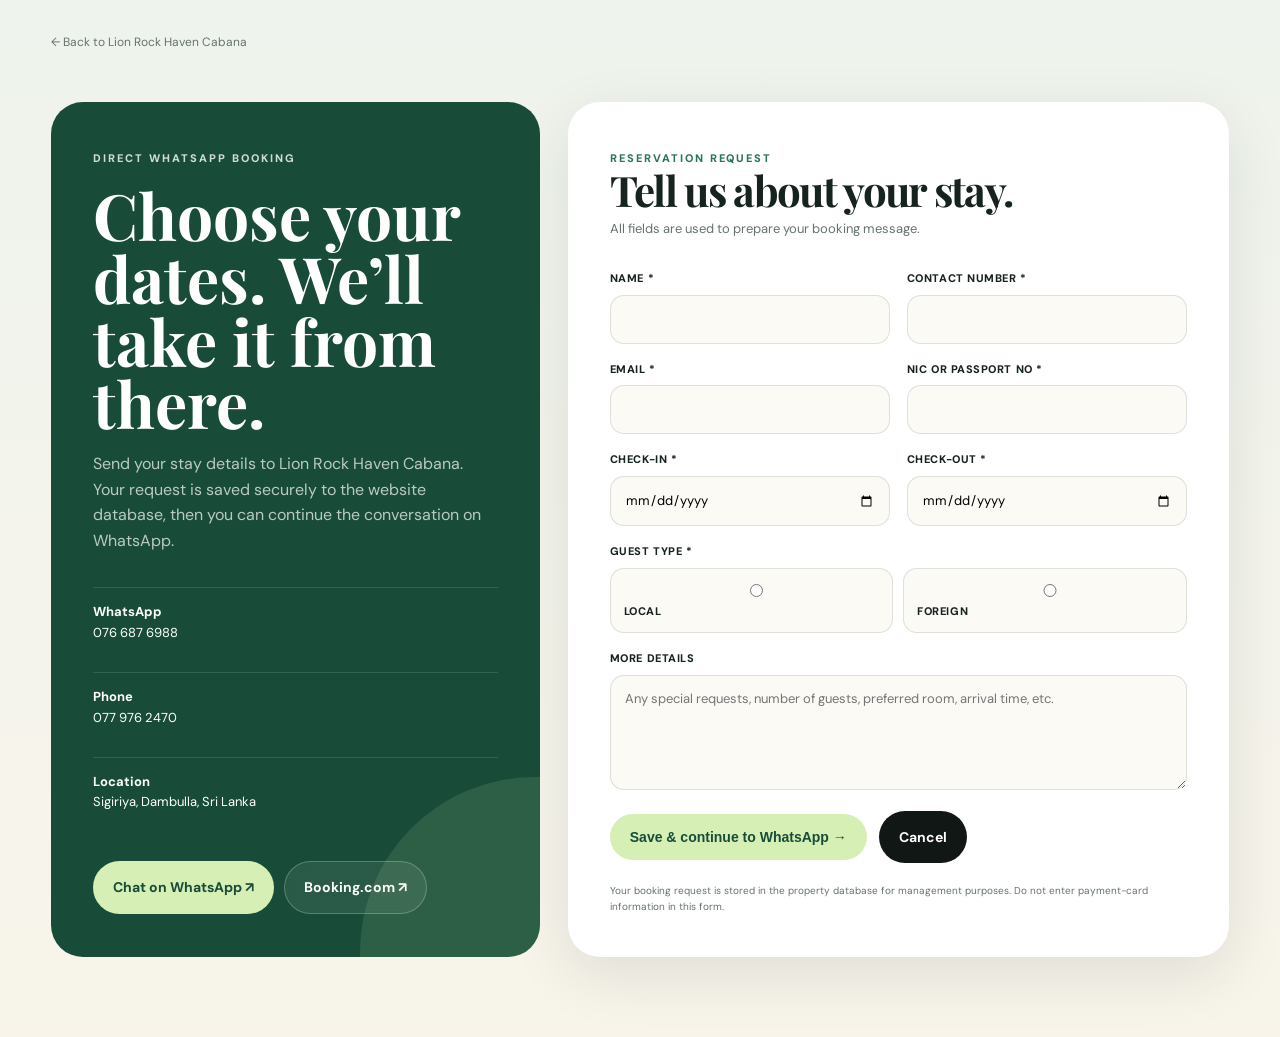
<file: booking.html>
<!DOCTYPE html>
<html lang="en">
<head>
  <meta charset="UTF-8" /><meta name="viewport" content="width=device-width,initial-scale=1.0" />
  <meta name="description" content="Book your dates at Lion Rock Haven Cabana via WhatsApp." />
  <title>Book Your Stay | Lion Rock Haven Cabana</title>
  <link rel="preconnect" href="https://fonts.googleapis.com" /><link rel="preconnect" href="https://fonts.gstatic.com" crossorigin />
  <link href="https://fonts.googleapis.com/css2?family=DM+Sans:wght@400;500;600;700&family=Playfair+Display:wght@500;600;700&display=swap" rel="stylesheet" />
  <link rel="stylesheet" href="assets/css/style.css" />
</head>
<body class="booking-page">
  <div class="container booking-header"><a class="booking-back" href="index.html">← Back to Lion Rock Haven Cabana</a></div>
  <main class="container booking-shell">
    <section class="booking-info">
      <span class="eyebrow">DIRECT WHATSAPP BOOKING</span>
      <h1>Choose your dates. We’ll take it from there.</h1>
      <p>Send your stay details to Lion Rock Haven Cabana. Your request is saved securely to the website database, then you can continue the conversation on WhatsApp.</p>
      <div class="info-list">
        <div><strong>WhatsApp</strong><br />076 687 6988</div>
        <div><strong>Phone</strong><br />077 976 2470</div>
        <div><strong>Location</strong><br />Sigiriya, Dambulla, Sri Lanka</div>
      </div>
      <div class="mini-actions">
        <a class="btn btn-primary" href="https://wa.me/94766876988" target="_blank" rel="noopener">Chat on WhatsApp ↗</a>
        <a class="btn btn-ghost" href="https://www.booking.com/Share-4lCYlT" target="_blank" rel="noopener">Booking.com ↗</a>
      </div>
    </section>

    <section class="booking-form-card">
      <div class="form-head"><span class="section-kicker">RESERVATION REQUEST</span><h2>Tell us about your stay.</h2><p>All fields are used to prepare your booking message.</p></div>
      <form id="bookingForm" novalidate>
        <div class="form-grid">
          <div class="field"><label for="name">Name *</label><input id="name" name="name" required maxlength="120" autocomplete="name" /></div>
          <div class="field"><label for="contact">Contact Number *</label><input id="contact" name="contact" required maxlength="30" /></div>
          <div class="field"><label for="email">Email *</label><input id="email" name="email" type="email" required maxlength="160" autocomplete="email" /></div>
          <div class="field"><label for="id_number">NIC or Passport No *</label><input id="id_number" name="id_number" required maxlength="60" autocomplete="off" /></div>
          <div class="field"><label for="check_in">Check-in *</label><input id="check_in" name="check_in" type="date" required /></div>
          <div class="field"><label for="check_out">Check-out *</label><input id="check_out" name="check_out" type="date" required /></div>
          <div class="field full"><label>Guest type *</label><div class="radio-row"><label class="radio-pill"><input type="radio" name="guest_type" value="Local" required /> Local</label><label class="radio-pill"><input type="radio" name="guest_type" value="Foreign" /> Foreign</label></div></div>
          <div class="field full"><label for="details">More details</label><textarea id="details" name="details" maxlength="1000" placeholder="Any special requests, number of guests, preferred room, arrival time, etc."></textarea></div>
        </div>
        <div class="form-actions"><button class="btn btn-primary" id="submitBtn" type="submit">Save & continue to WhatsApp →</button><a class="btn btn-dark" href="index.html">Cancel</a></div>
        <div id="statusBox" class="status-box" role="status"></div>
        <p class="fine-print">Your booking request is stored in the property database for management purposes. Do not enter payment-card information in this form.</p>
      </form>
    </section>
  </main>
<script>
(function(){
  const form=document.getElementById('bookingForm');
  const box=document.getElementById('statusBox');
  const btn=document.getElementById('submitBtn');
  const inDate=document.getElementById('check_in');
  const outDate=document.getElementById('check_out');
  const pad=n=>String(n).padStart(2,'0');
  const today=new Date(); today.setHours(0,0,0,0);
  const iso=d=>`${d.getFullYear()}-${pad(d.getMonth()+1)}-${pad(d.getDate())}`;
  inDate.min=iso(today); outDate.min=iso(today);
  inDate.addEventListener('change',()=>{ outDate.min=inDate.value || iso(today); if(outDate.value && outDate.value<outDate.min) outDate.value=''; });

  form.addEventListener('submit',async e=>{
    e.preventDefault(); box.className='status-box'; box.textContent='';
    if(!form.checkValidity()){ form.reportValidity(); return; }
    if(outDate.value<=inDate.value){ box.className='status-box show status-error'; box.textContent='Check-out date must be after the check-in date.'; return; }
    btn.disabled=true; btn.textContent='Saving request…';
    try{
      const res=await fetch('api/create_booking.php',{method:'POST',headers:{'Content-Type':'application/json'},body:JSON.stringify(Object.fromEntries(new FormData(form).entries()))});
      const data=await res.json();
      if(!res.ok || !data.success) throw new Error(data.message || 'Could not save the booking request.');
      box.className='status-box show status-success';
      box.innerHTML='Request saved. Click <strong>Continue on WhatsApp</strong> below to send the booking details to Lion Rock Haven Cabana.';
      const wa=document.createElement('a'); wa.className='btn btn-primary'; wa.style.marginTop='12px'; wa.target='_blank'; wa.rel='noopener'; wa.href=data.whatsapp_url; wa.textContent='Continue on WhatsApp ↗';
      box.appendChild(document.createElement('br')); box.appendChild(wa);
      form.reset(); outDate.min=iso(today);
    }catch(err){
      box.className='status-box show status-error'; box.textContent=err.message;
    }finally{ btn.disabled=false; btn.textContent='Save & continue to WhatsApp →'; }
  });
})();
</script>
</body>
</html>
</file>
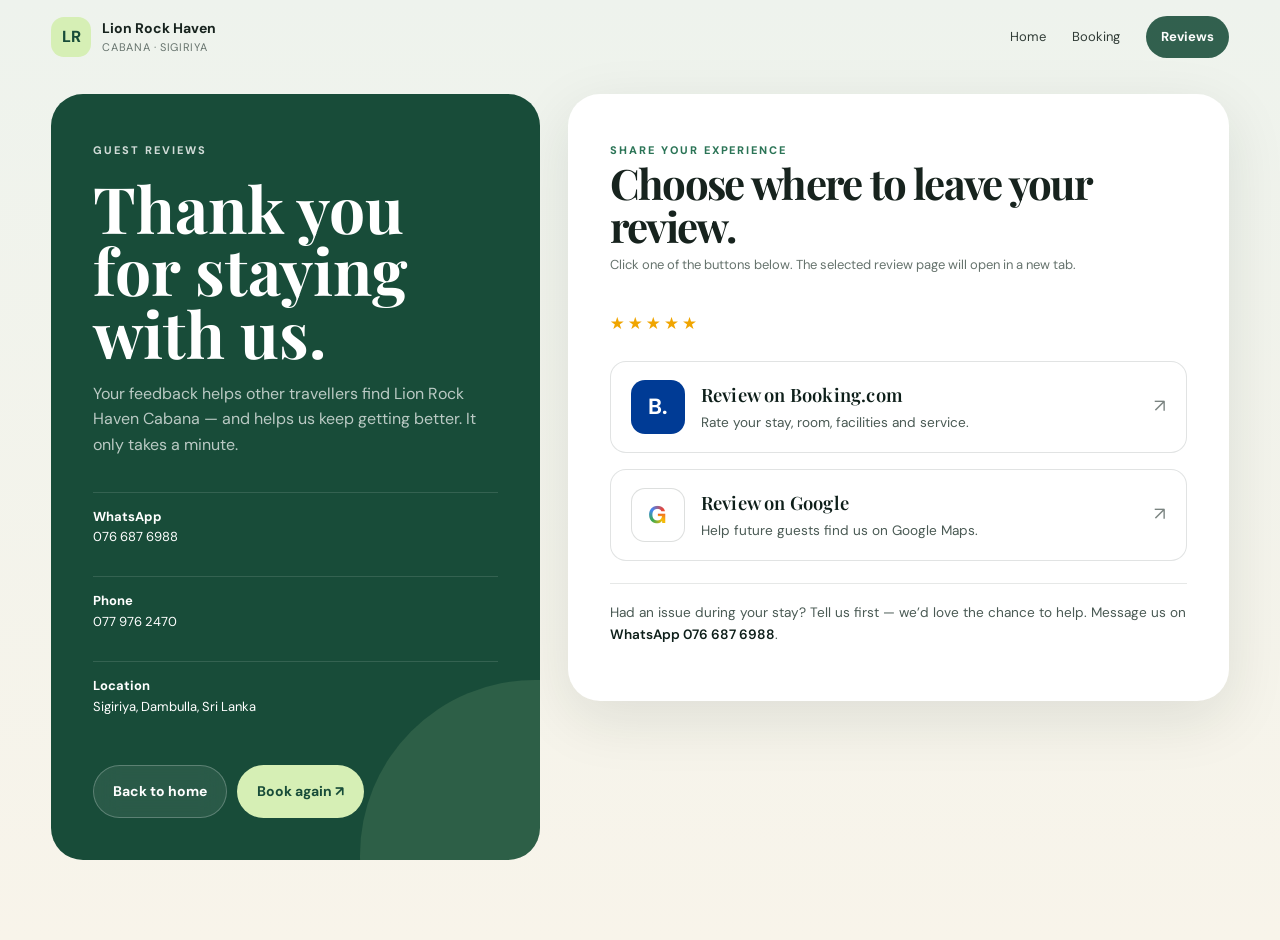
<file: reviews.html>
<!DOCTYPE html>
<html lang="en">
<head>
  <meta charset="UTF-8" /><meta name="viewport" content="width=device-width,initial-scale=1.0" />
  <meta name="description" content="hare your experience at Lion Rock Haven Cabana — leave a review on Booking.com or Google." />
  <title>Leave a Review | Lion Rock Haven Cabana</title>
  <link rel="preconnect" href="https://fonts.googleapis.com" /><link rel="preconnect" href="https://fonts.gstatic.com" crossorigin />
  <link href="https://fonts.googleapis.com/css2?family=DM+Sans:wght@400;500;600;700&family=Playfair+Display:wght@500;600;700&display=swap" rel="stylesheet" />
  <link rel="stylesheet" href="assets/css/style.css" />
</head>
<body class="booking-page reviews-page">
  <header class="topbar reviews-topbar">
    <div class="container nav-wrap">
      <a class="brand" href="index.html" aria-label="Lion Rock Haven Cabana home">
        <span class="brand-mark">LR</span>
        <span>
          <strong>Lion Rock Haven</strong>
          <small>Cabana · Sigiriya</small>
        </span>
      </a>

      <button class="nav-toggle" type="button" aria-label="Open navigation" aria-expanded="false">☰</button>

      <nav class="nav" id="reviewNav" aria-label="Main navigation">
        <a href="index.html">Home</a>
        <a href="booking.html">Booking</a>
        <a class="nav-cta" href="reviews.html">Reviews</a>
      </nav>
    </div>
  </header>

  <main class="container booking-shell reviews-shell">
    <section class="booking-info">
      <span class="eyebrow">GUEST REVIEWS</span>
      <h1>Thank you for staying with us.</h1>
      <p>Your feedback helps other travellers find Lion Rock Haven Cabana — and helps us keep getting better. It only takes a minute.</p>

      <div class="info-list">
        <div><strong>WhatsApp</strong><br />076 687 6988</div>
        <div><strong>Phone</strong><br />077 976 2470</div>
        <div><strong>Location</strong><br />Sigiriya, Dambulla, Sri Lanka</div>
      </div>

      <div class="mini-actions">
        <a class="btn btn-ghost" href="index.html">Back to home</a>
        <a class="btn btn-primary" href="booking.html">Book again ↗</a>
      </div>
    </section>

    <section class="booking-form-card reviews-card">
      <div class="form-head">
        <span class="section-kicker">SHARE YOUR EXPERIENCE</span>
        <h2>Choose where to leave your review.</h2>
        <p>Click one of the buttons below. The selected review page will open in a new tab.</p>
      </div>

      <div class="review-stars" aria-hidden="true">★★★★★</div>

      <div class="review-actions">
        <a class="review-btn"
           href="https://www.booking.com/Share-4lCYlT"
           target="_blank"
           rel="noopener noreferrer"
           aria-label="Leave a review on Booking.com">
          <span class="review-icon booking" aria-hidden="true">B.</span>
          <span class="review-text">
            <strong>Review on Booking.com</strong>
            <small>Rate your stay, room, facilities and service.</small>
          </span>
          <span class="review-arrow" aria-hidden="true">↗</span>
        </a>

        <a class="review-btn"
           href="https://maps.app.goo.gl/oSfx5UokYVG8x63F8?g_st=ic"
           target="_blank"
           rel="noopener noreferrer"
           aria-label="Leave a review on Google">
          <span class="review-icon google" aria-hidden="true"><span>G</span></span>
          <span class="review-text">
            <strong>Review on Google</strong>
            <small>Help future guests find us on Google Maps.</small>
          </span>
          <span class="review-arrow" aria-hidden="true">↗</span>
        </a>
      </div>

      <p class="review-note">
        Had an issue during your stay? Tell us first — we’d love the chance to help.
        Message us on <a href="https://wa.me/94766876988" target="_blank" rel="noopener noreferrer">WhatsApp 076 687 6988</a>.
      </p>
    </section>
  </main>

  <script>
    const toggle = document.querySelector('.nav-toggle');
    const nav = document.querySelector('#reviewNav');

    if (toggle && nav) {
      toggle.addEventListener('click', () => {
        const open = nav.classList.toggle('open');
        toggle.setAttribute('aria-expanded', String(open));
      });

      nav.querySelectorAll('a').forEach(link => {
        link.addEventListener('click', () => {
          nav.classList.remove('open');
          toggle.setAttribute('aria-expanded', 'false');
        });
      });
    }
  </script>
</body>
</html>
</file>
<file: assets/css/style.css>
:root{
  --bg:#f5f3ec;--paper:#fffdf8;--ink:#17231e;--muted:#66736d;--line:rgba(23,35,30,.12);
  --green:#184c39;--green-2:#2b7456;--lime:#d6efb5;--sand:#eadcc5;--black:#111714;--radius:24px;
  --shadow:0 24px 70px rgba(13,28,21,.12)
}
*{box-sizing:border-box}html{scroll-behavior:smooth}body{margin:0;background:var(--bg);color:var(--ink);font-family:'DM Sans',system-ui,sans-serif;line-height:1.6}a{text-decoration:none;color:inherit}.site-noise{position:fixed;inset:0;pointer-events:none;opacity:.035;background-image:url("data:image/svg+xml,%3Csvg xmlns='http://www.w3.org/2000/svg' width='140' height='140' viewBox='0 0 140 140'%3E%3Cfilter id='n'%3E%3CfeTurbulence type='fractalNoise' baseFrequency='.9' numOctaves='3' stitchTiles='stitch'/%3E%3C/filter%3E%3Crect width='100%25' height='100%25' filter='url(%23n)'/%3E%3C/svg%3E");z-index:99}
.container{width:min(1180px,92%);margin:auto}.topbar{position:fixed;top:0;left:0;right:0;z-index:30;background:rgba(15,27,22,.42);backdrop-filter:blur(16px);border-bottom:1px solid rgba(255,255,255,.12);color:#fff}.nav-wrap{display:flex;align-items:center;justify-content:space-between;min-height:74px}.brand{display:flex;align-items:center;gap:11px}.brand-mark{width:40px;height:40px;border-radius:13px;display:grid;place-items:center;background:var(--lime);color:var(--green);font-weight:800;letter-spacing:-.04em}.brand strong{display:block;font-size:14px}.brand small{display:block;opacity:.7;font-size:11px;letter-spacing:.06em;text-transform:uppercase}.nav{display:flex;align-items:center;gap:26px;font-size:13px}.nav a{opacity:.88}.nav a:hover{opacity:1}.nav-cta{padding:11px 15px;background:#fff;color:var(--green);border-radius:999px;font-weight:700}.nav-toggle{display:none;border:0;background:transparent;color:#fff;font-size:25px}.hero{min-height:100svh;position:relative;display:grid;align-items:end;overflow:hidden;background:#15201b}.hero-image{position:absolute;inset:0;background:url('https://upload.wikimedia.org/wikipedia/commons/d/dc/Sigiriya_lion_rock_Luftbild_%2829781058870%29.jpg') center/cover no-repeat;transform:scale(1.02)}.hero-overlay{position:absolute;inset:0;background:linear-gradient(180deg,rgba(4,12,9,.38),rgba(4,14,10,.18) 38%,rgba(4,10,8,.84) 100%)}.hero-content{position:relative;z-index:2;color:#fff;padding:170px 0 90px;max-width:900px;margin-left:max(calc((100% - 1180px)/2),4%)}.eyebrow,.section-kicker,.small-tag{font-size:11px;letter-spacing:.18em;font-weight:800;text-transform:uppercase}.eyebrow{opacity:.8}.hero h1{font-family:'Playfair Display',serif;font-size:clamp(48px,7vw,92px);line-height:.98;letter-spacing:-.05em;max-width:850px;margin:20px 0}.hero h1 em{color:var(--lime);font-style:normal}.hero p{font-size:18px;max-width:620px;color:rgba(255,255,255,.8)}.hero-actions{display:flex;gap:12px;flex-wrap:wrap;margin:28px 0}.btn{display:inline-flex;align-items:center;justify-content:center;gap:10px;padding:14px 19px;border-radius:999px;font-weight:700;font-size:14px;border:1px solid transparent;transition:.25s ease;cursor:pointer}.btn-primary{background:var(--lime);color:var(--green)}.btn-primary:hover{transform:translateY(-2px);box-shadow:0 12px 24px rgba(214,239,181,.2)}.btn-ghost{border-color:rgba(255,255,255,.24);color:#fff;background:rgba(255,255,255,.08);backdrop-filter:blur(12px)}.btn-dark{background:var(--black);color:#fff}.hero-meta{display:flex;flex-wrap:wrap;gap:10px}.hero-meta span{font-size:12px;padding:8px 11px;border:1px solid rgba(255,255,255,.15);background:rgba(255,255,255,.06);border-radius:999px}.scroll-cue{position:absolute;right:4%;bottom:35px;color:#fff;opacity:.65;font-size:11px;letter-spacing:.08em;text-transform:uppercase;z-index:2}.trust-strip{background:var(--green);color:#fff}.trust-grid{display:grid;grid-template-columns:repeat(4,1fr);gap:1px}.trust-grid>div{padding:23px 18px;border-right:1px solid rgba(255,255,255,.1)}.trust-grid>div:last-child{border-right:0}.trust-grid strong{display:block;font-size:13px}.trust-grid span{font-size:11px;color:rgba(255,255,255,.65)}.section{padding:105px 0}.intro{background:var(--paper)}.split{display:grid;grid-template-columns:1fr 1fr;gap:80px;align-items:center}.section-kicker{color:var(--green-2)}h2{font-family:'Playfair Display',serif;font-size:clamp(40px,5.2vw,66px);line-height:1.03;letter-spacing:-.04em;margin:14px 0 22px}h2 span{color:var(--green-2)}.lead{font-size:17px;color:var(--muted);max-width:620px}.stats{display:grid;grid-template-columns:repeat(3,1fr);gap:16px;margin-top:35px}.stats div{padding-top:17px;border-top:1px solid var(--line)}.stats strong{display:block;font-size:25px}.stats span{font-size:11px;color:var(--muted)}.feature-card{overflow:hidden;border-radius:32px;background:#fff;box-shadow:var(--shadow);position:relative}.feature-card img{display:block;width:100%;height:420px;object-fit:cover}.feature-card-copy{padding:28px}.feature-card h3{font-family:'Playfair Display',serif;font-size:30px;line-height:1.05;margin:10px 0}.feature-card p{color:var(--muted);font-size:14px}.small-tag{color:var(--green-2)}.facilities{background:#eef1eb}.section-head{display:flex;justify-content:space-between;gap:30px;align-items:end;margin-bottom:45px}.section-head>p{max-width:390px;color:var(--muted);font-size:14px}.facility-grid{display:grid;grid-template-columns:repeat(3,1fr);gap:14px}.facility-card{background:rgba(255,255,255,.72);border:1px solid rgba(23,35,30,.07);border-radius:22px;padding:24px;transition:.25s ease}.facility-card:hover{transform:translateY(-4px);box-shadow:0 18px 35px rgba(24,76,57,.08);background:#fff}.icon{font-size:27px;margin-bottom:15px}.facility-card h3{font-size:16px;margin:0 0 9px}.facility-card p{margin:0;color:var(--muted);font-size:12px;line-height:1.75}.showcase{background:var(--paper)}.gallery-grid{display:grid;grid-template-columns:1fr 1fr 1fr;grid-template-rows:300px 300px;gap:16px}.gallery-item{position:relative;overflow:hidden;border-radius:24px;background:#dfe7e1}.gallery-item img{width:100%;height:100%;object-fit:cover;display:block;transition:transform .5s ease}.gallery-item:hover img{transform:scale(1.05)}.gallery-item span{position:absolute;left:18px;bottom:18px;color:#fff;padding:8px 12px;border-radius:999px;background:rgba(13,25,20,.55);font-size:11px;backdrop-filter:blur(10px)}.gallery-item.tall{grid-row:span 2}.video-card{grid-column:2 / 4;display:grid;grid-template-columns:1.5fr 1fr;border-radius:24px;overflow:hidden;background:var(--green);color:#fff}.video-frame{min-height:300px}.video-frame iframe{width:100%;height:100%;border:0}.video-copy{padding:28px;display:flex;flex-direction:column;justify-content:center}.video-copy h3{font-family:'Playfair Display',serif;font-size:31px;line-height:1.05;margin:9px 0 12px}.video-copy p{font-size:13px;color:rgba(255,255,255,.7)}.video-copy a{font-weight:700;color:var(--lime);font-size:13px;margin-top:12px}.media-note{font-size:10px;color:var(--muted);margin-top:14px}.experience{background:#dfe9dd}.experience-shell{display:grid;grid-template-columns:1.3fr .9fr;gap:70px;padding:50px;border-radius:34px;background:linear-gradient(130deg,#f9fbf5,#dfead5);border:1px solid rgba(23,35,30,.08)}.experience-shell h2{margin-bottom:15px}.experience-list{display:flex;flex-direction:column;gap:14px;justify-content:center}.experience-list div{display:grid;grid-template-columns:45px 1fr auto;gap:10px;align-items:baseline;border-bottom:1px solid rgba(23,35,30,.1);padding:15px 0}.experience-list span{font-size:11px;color:var(--green-2)}.experience-list strong{font-size:15px}.experience-list small{font-size:11px;color:var(--muted)}.location{background:var(--green);color:#fff}.location .section-kicker{color:var(--lime)}.location .lead{color:rgba(255,255,255,.7)}.location-grid{display:grid;grid-template-columns:.95fr 1.35fr;gap:50px;align-items:stretch}.contact-stack{margin-top:30px;display:grid;gap:12px}.contact-stack a{display:flex;gap:12px;align-items:center;font-weight:700;padding:14px 15px;border:1px solid rgba(255,255,255,.12);border-radius:15px;background:rgba(255,255,255,.04);font-size:13px}.location-art{position:relative;min-height:420px;border-radius:32px;overflow:hidden;background:radial-gradient(circle at 50% 50%,rgba(214,239,181,.35),transparent 37%),linear-gradient(145deg,#295b49,#0f281f 65%)}.map-grid{position:absolute;inset:0;background-image:linear-gradient(rgba(255,255,255,.06) 1px,transparent 1px),linear-gradient(90deg,rgba(255,255,255,.06) 1px,transparent 1px);background-size:45px 45px;transform:rotate(8deg) scale(1.3)}.map-dot{position:absolute;width:16px;height:16px;border-radius:50%;background:var(--lime);box-shadow:0 0 0 7px rgba(214,239,181,.12),0 0 22px rgba(214,239,181,.4);z-index:2}.dot-a{left:35%;top:28%}.dot-b{left:70%;top:45%}.dot-c{left:53%;top:68%}.map-label{position:absolute;z-index:3;padding:7px 10px;border-radius:10px;background:rgba(4,15,11,.52);border:1px solid rgba(255,255,255,.12);font-size:10px}.label-a{left:37%;top:23%}.label-b{left:72%;top:40%}.label-c{left:55%;top:63%;color:var(--lime)}.map-caption{position:absolute;bottom:22px;left:22px;right:22px;color:rgba(255,255,255,.65);font-size:11px;z-index:3}.cta-section{background:var(--sand);padding:80px 0}.cta-shell{display:flex;justify-content:space-between;gap:30px;align-items:center}.cta-shell h2{max-width:690px;margin-bottom:10px}.cta-shell p{color:var(--muted)}.cta-actions{display:flex;gap:10px;flex-wrap:wrap}.footer{background:#0b1511;color:#fff;padding:34px 0 18px}.footer-main,.footer-bottom{display:flex;justify-content:space-between;gap:20px;align-items:center}.footer-main strong{font-size:15px}.footer-main p{margin:4px 0 0;color:rgba(255,255,255,.55);font-size:12px}.footer-links{display:flex;gap:18px;font-size:12px;color:rgba(255,255,255,.75)}.footer-bottom{margin-top:35px;padding-top:18px;border-top:1px solid rgba(255,255,255,.08);font-size:10px;color:rgba(255,255,255,.45)}.reveal{opacity:0;transform:translateY(24px);transition:opacity .75s ease,transform .75s ease}.reveal.visible{opacity:1;transform:none}

/* Booking page */
.booking-page{min-height:100vh;background:linear-gradient(180deg,#eef3ed,#f8f4ea)}.booking-header{padding:28px 0}.booking-back{font-size:12px;color:var(--muted)}.booking-shell{display:grid;grid-template-columns:.85fr 1.15fr;gap:28px;align-items:stretch;padding:20px 0 80px}.booking-info{border-radius:32px;padding:42px;background:var(--green);color:#fff;position:relative;overflow:hidden}.booking-info:after{content:"";position:absolute;width:350px;height:350px;border-radius:50%;background:rgba(214,239,181,.11);right:-170px;bottom:-170px}.booking-info h1{font-family:'Playfair Display',serif;font-size:clamp(42px,5vw,65px);line-height:.98;margin:15px 0}.booking-info p{color:rgba(255,255,255,.7);max-width:470px}.booking-info .info-list{display:grid;gap:14px;margin:34px 0}.booking-info .info-list div{padding:14px 0;border-top:1px solid rgba(255,255,255,.12);font-size:13px}.booking-info .mini-actions{display:flex;gap:10px;flex-wrap:wrap;margin-top:24px}.booking-form-card{background:#fff;border-radius:32px;padding:42px;box-shadow:0 18px 60px rgba(23,35,30,.1)}.form-head h2{font-size:42px;margin:0 0 7px}.form-head p{font-size:13px;color:var(--muted);margin:0 0 30px}.form-grid{display:grid;grid-template-columns:1fr 1fr;gap:17px}.field{display:grid;gap:7px}.field.full{grid-column:1 / -1}.field label{font-size:11px;font-weight:800;letter-spacing:.05em;text-transform:uppercase}.field input,.field textarea,.field select{width:100%;border:1px solid var(--line);background:#fbfaf5;border-radius:14px;padding:13px 14px;font:inherit;font-size:13px;outline:none;transition:.2s}.field textarea{min-height:115px;resize:vertical}.field input:focus,.field textarea:focus{border-color:var(--green-2);box-shadow:0 0 0 4px rgba(43,116,86,.08)}.radio-row{display:flex;gap:10px}.radio-pill{flex:1;border:1px solid var(--line);border-radius:14px;padding:12px 13px;background:#fbfaf5;cursor:pointer;font-size:12px}.radio-pill input{margin-right:7px;accent-color:var(--green-2)}.form-actions{display:flex;align-items:center;gap:12px;margin-top:21px}.fine-print{font-size:10px;color:var(--muted);margin:20px 0 0}.status-box{display:none;margin-top:16px;border-radius:14px;padding:13px 14px;font-size:12px}.status-box.show{display:block}.status-success{background:#e8f4dd;color:#315b2c}.status-error{background:#fae9e6;color:#7a2f25}

@media(max-width:980px){.nav{display:none;position:absolute;left:4%;right:4%;top:66px;background:rgba(15,27,22,.95);padding:18px;border-radius:18px;flex-direction:column;align-items:flex-start;box-shadow:0 20px 50px rgba(0,0,0,.15)}.nav.open{display:flex}.nav-toggle{display:block}.trust-grid,.facility-grid{grid-template-columns:1fr 1fr}.split,.location-grid,.experience-shell{grid-template-columns:1fr}.gallery-grid{grid-template-columns:1fr 1fr;grid-template-rows:260px 260px 360px}.gallery-item.tall{grid-row:auto}.video-card{grid-column:1 / -1}.hero-content{margin-left:4%}.cta-shell{align-items:flex-start;flex-direction:column}.booking-shell{grid-template-columns:1fr}.booking-info{min-height:460px}}
@media(max-width:640px){.section{padding:72px 0}.hero-content{padding:135px 0 70px}.hero p{font-size:15px}.hero h1{font-size:52px}.scroll-cue{display:none}.trust-grid,.facility-grid,.form-grid,.stats{grid-template-columns:1fr}.gallery-grid{display:flex;flex-direction:column}.gallery-item,.gallery-item.tall{height:320px}.video-card{display:block}.video-frame{height:240px}.experience-shell{padding:30px 24px}.location-art{min-height:350px}.footer-main,.footer-bottom{align-items:flex-start;flex-direction:column}.footer-bottom{gap:8px}.booking-form-card,.booking-info{padding:26px}.booking-form-card .form-head h2{font-size:35px}.form-grid{gap:14px}.field.full{grid-column:auto}.radio-row{flex-direction:column}.cta-actions,.hero-actions{width:100%}.cta-actions .btn,.hero-actions .btn{flex:1}.container{width:min(92%,1180px)}}

/* ---------- Review page ---------- */
.reviews-page { min-height: 100vh; }
.reviews-shell { align-items: start; }
.reviews-card { display: flex; flex-direction: column; }
.review-actions { display: grid; gap: 16px; margin-top: 6px; }

.review-btn {
  display: flex;
  align-items: center;
  gap: 16px;
  padding: 18px 20px;
  border-radius: 16px;
  border: 1px solid rgba(14,31,26,.12);
  background: #fff;
  color: #0e1f1a;
  text-decoration: none;
  transition: transform .25s ease, box-shadow .25s ease, border-color .25s ease;
}

.review-btn:hover,
.review-btn:focus-visible {
  transform: translateY(-3px);
  box-shadow: 0 18px 40px rgba(14,31,26,.14);
  border-color: rgba(14,31,26,.28);
  outline: none;
}

.review-icon {
  flex: 0 0 auto;
  width: 54px;
  height: 54px;
  border-radius: 14px;
  display: grid;
  place-items: center;
  font-family: 'DM Sans', sans-serif;
  font-size: 22px;
  font-weight: 700;
  line-height: 1;
}

.review-icon.booking { background: #003b95; color: #fff; }
.review-icon.google { background: #fff; border: 1px solid rgba(14,31,26,.14); }
.review-icon.google span {
  background: conic-gradient(from -45deg,#4285f4,#ea4335,#fbbc05,#34a853,#4285f4);
  -webkit-background-clip: text;
  background-clip: text;
  color: transparent;
  font-size: 24px;
  font-weight: 700;
}

.review-text { flex: 1 1 auto; min-width: 0; }
.review-text strong {
  display: block;
  font-family: 'Playfair Display', serif;
  font-size: 1.15rem;
  font-weight: 600;
  letter-spacing: .2px;
}
.review-text small {
  display: block;
  margin-top: 4px;
  font-size: .85rem;
  line-height: 1.5;
  color: #4a5a54;
}
.review-arrow {
  flex: 0 0 auto;
  font-size: 1.15rem;
  color: #0e1f1a;
  opacity: .55;
  transition: transform .25s ease, opacity .25s ease;
}
.review-btn:hover .review-arrow,
.review-btn:focus-visible .review-arrow {
  transform: translate(3px,-3px);
  opacity: 1;
}
.review-stars { letter-spacing: 3px; color: #f0a500; font-size: 1.05rem; margin: 4px 0 18px; }
.review-note {
  margin-top: 22px;
  padding-top: 18px;
  border-top: 1px solid rgba(14,31,26,.1);
  font-size: .85rem;
  line-height: 1.6;
  color: #4a5a54;
}
.review-note a { color: #0e1f1a; font-weight: 600; }

.reviews-topbar {
  position: static;
  background: transparent;
  color: var(--ink);
  border-bottom: 0;
  backdrop-filter: none;
}

/* =========================
   GOOGLE MAP
========================= */

.google-map-wrapper {
    position: relative;
    overflow: hidden;
    min-height: 450px;
    border-radius: 28px;
    background: #dfe5df;
    box-shadow: 0 20px 60px rgba(14, 31, 26, 0.12);
}

.google-map-wrapper iframe {
    display: block;
    width: 100%;
    height: 450px;
    border: 0;
    filter: saturate(0.9);
}

.map-open-btn {
    position: absolute;
    left: 20px;
    bottom: 20px;

    display: inline-flex;
    align-items: center;
    gap: 8px;

    padding: 13px 20px;

    background: #0e1f1a;
    color: #fff;

    border-radius: 999px;

    text-decoration: none;
    font-weight: 600;

    box-shadow: 0 10px 30px rgba(0,0,0,.22);

    transition:
        transform .25s ease,
        background .25s ease;
}

.map-open-btn:hover {
    transform: translateY(-3px);
    background: #1d3a30;
}


/* =========================
   MOBILE MAP
========================= */

@media (max-width: 768px) {

    .google-map-wrapper {
        min-height: 350px;
        border-radius: 20px;
    }

    .google-map-wrapper iframe {
        height: 350px;
    }

    .map-open-btn {
        left: 15px;
        bottom: 15px;
        padding: 11px 16px;
        font-size: 14px;
    }
}

.reviews-topbar .brand-mark { background: var(--lime); color: var(--green); }
.reviews-topbar .brand strong { color: var(--ink); }
.reviews-topbar .brand small { color: var(--muted); opacity: 1; }
.reviews-topbar .nav { color: var(--ink); }
.reviews-topbar .nav-toggle { color: var(--ink); }
.reviews-topbar .nav-cta { background: var(--green); color: #fff; }
.reviews-topbar .nav a:hover { opacity: .75; }

@media (max-width: 560px) {
  .review-btn { padding: 15px 16px; gap: 13px; }
  .review-icon { width: 46px; height: 46px; border-radius: 12px; font-size: 19px; }
  .review-text strong { font-size: 1.02rem; }
}
</file>
